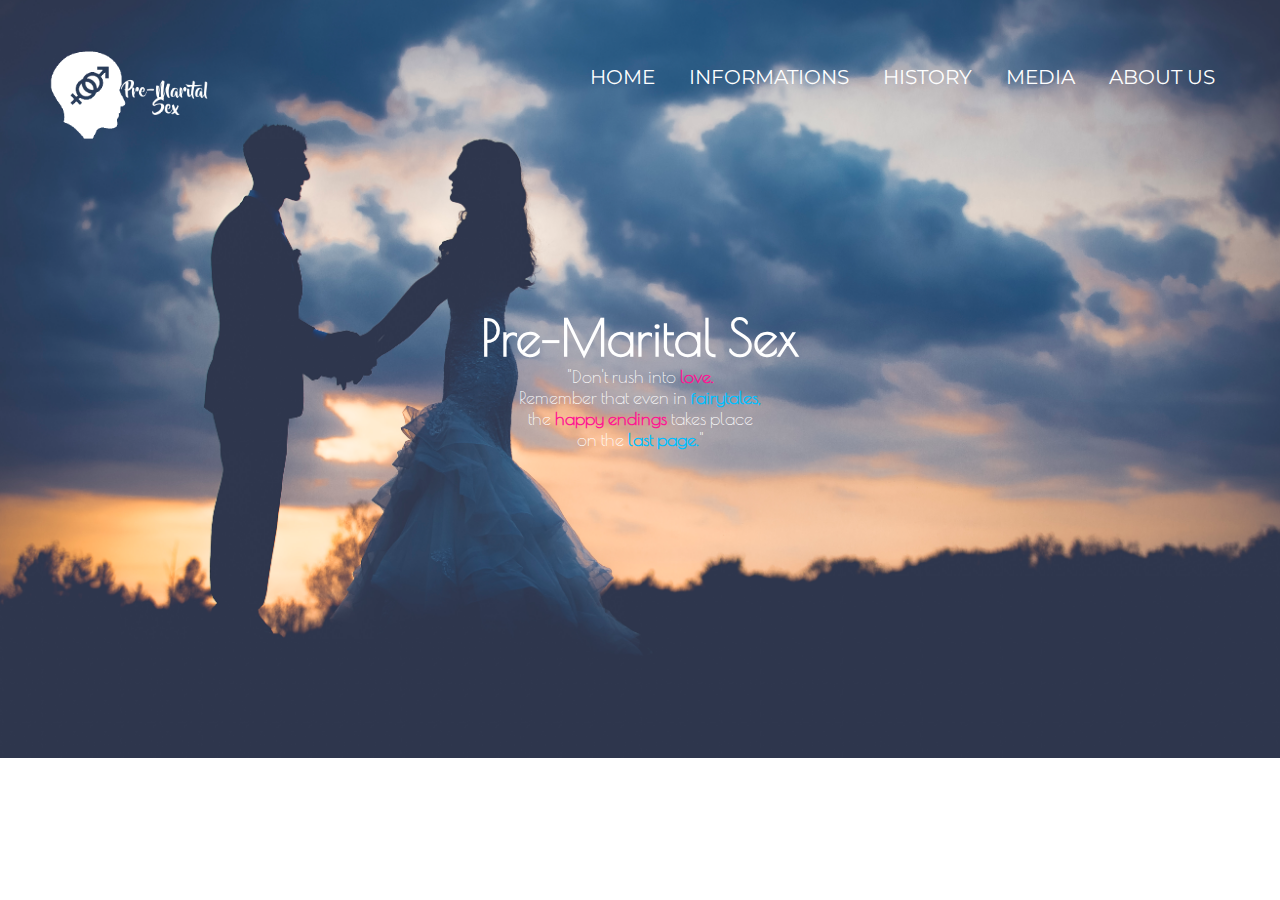
<file: index.html>
<!DOCTYPE html>
<html>
<head>
    <meta http-equiv="content-type" content="text/html"; charset="UTF-8" />
    <meta name="viewport" content="width=device-width,initial-scale=1.0" />
    <title>Pre-Marital Sex Awareness</title>
    <link rel="stylesheet" type="text/css" href="css/style.css">
    <link href="https://fonts.googleapis.com/css?family=Montserrat|Poiret+One" rel="stylesheet">

    <link rel="apple-touch-icon" sizes="180x180" href="favicon/apple-touch-icon.png">
    <link rel="icon" type="image/png" sizes="32x32" href="favicon/favicon-32x32.png">
    <link rel="icon" type="image/png" sizes="16x16" href="favicon/favicon-16x16.png">
    <link rel="manifest" href="favicon/manifest.json">
    <link rel="mask-icon" href="favicon/safari-pinned-tab.svg" color="#000000">
    <meta name="theme-color" content="#ffffff">
    
    
    <meta property="og:image" content="images/bg.jpg">
    <meta property="og:tile" content="Pre-marital Sex Awareness">
    <meta property="og:url" content="PreMaritalSex.github.io">
    <meta property="og:description" content="Don't rush into love. Remember that even in fairytales, the happy endings takes place on the last page.">
    
    
</head>
<body>
    
    
    
    <!--WEBSITE CREATED BY JOSIAH LOPEZ 12/26/17-->
    <!--HTML, CSS AND A LITTLE JAVASCRIPT AND JQUERY-->
    <!--SUBMITTED TO RANYLENE OLAYBAL-->
    <!--CTRL+SHIFT+/ to PUT MESSAGES-->
    <!--99% DONE-->
    
    
    
<button onclick="topFunction()" id="myBtn" title="Go to top">Back to Top</button> 
<div class="wrapper">
    <div class="slide">
        <div class="header">
            <img class="logo" src="images/logo.png" alt="Pre-Marital Sex" height="90px">
            <div class="menu">
                <ul>
                    <li><a href="index.html">Home</a></li>
                    <li class="dropdown">
                        <a class="dropdown-btn" href="about.html">Informations</a>
                        <div class="dropdown-menu color">
                            <a href="about.html#about">About Premarital Sex</a> 
                            <a href="about.html#data">Data About Premarital Sex</a> 
                            <a href="about.html#prev">Prevention</a>
                        </div>
                    </li>
                    <li><a href="history.html">History</a></li>
                    <li><a href="media.html">Media</a></li>
                    <li><a href="aboutus.html">About Us</a></li>
                </ul>
            </div>    
        </div>
        
        <div class="slideTitle">
            <h1>Pre-Marital Sex</h1>
            <p>"Don't rush into <span style="color: deeppink; font-weight: 800">love.</span><br> Remember that even in <span style="color: deepskyblue; font-weight: 800">fairytales,</span><br> the <span style="color: deeppink; font-weight: 800">happy endings</span> takes place<br> on the <span style="color: deepskyblue; font-weight: 800">last page.</span>"</p>
        </div>
    </div>
</div>

        
 <!--   <div class="content">
        <div class="content-title">
            <h2><a name="Contact Us">Contact Us</a></h2>
               <div class="border">
                  <span></span>
                  <span></span>
                  <span></span>
              </div>
        </div>
        
        <form class="contactform">
        <p> 
            
            <input type="text" class="txtfield" name="name" placeholder="Name">
            <input type="text" class="txtfield email" name="name" placeholder="Email">
            
        </p>
        <textarea cols="6" class="message" rows="6" placeholder="Message"></textarea>
        <input id="submit" type="submit" name="submit" value="Send" />
        </form>
    </div>
-->

</body>
</html>
</file>
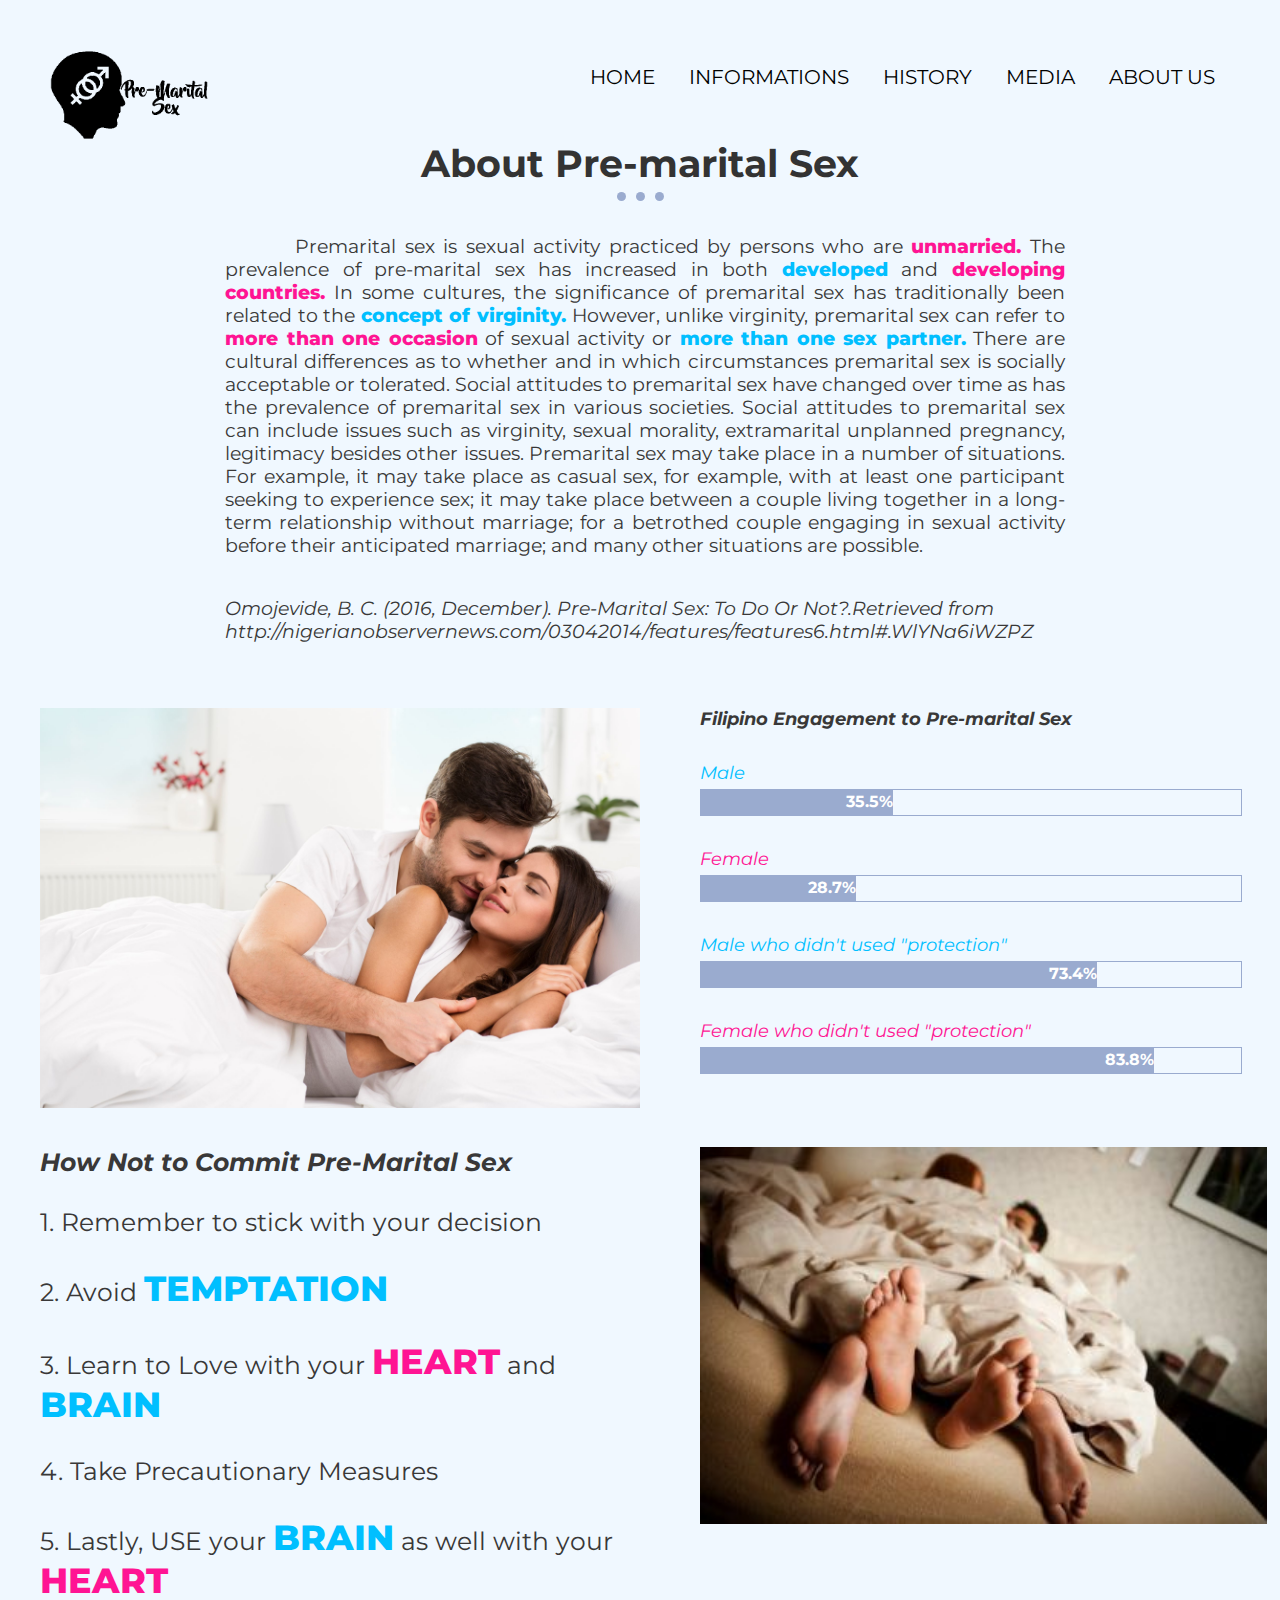
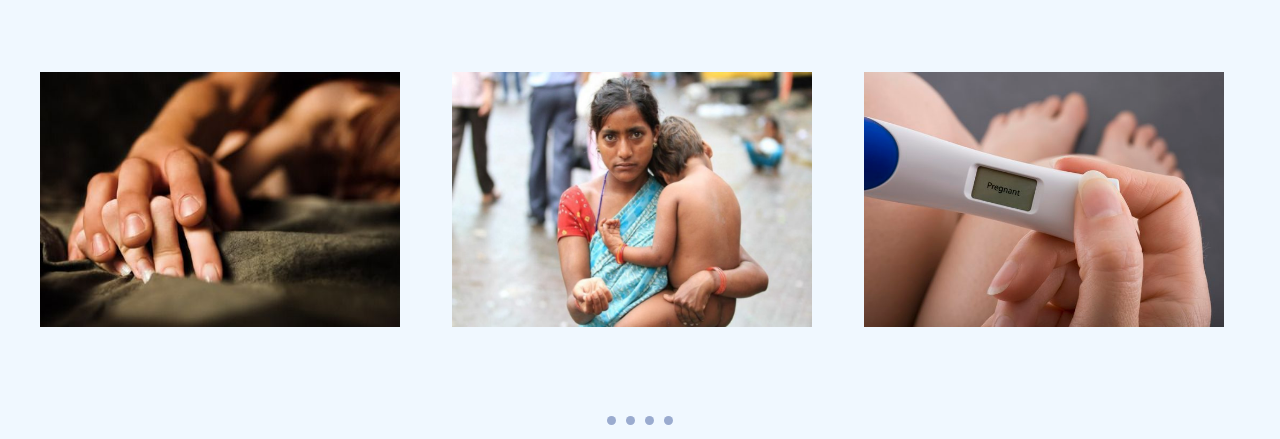
<file: about.html>
<!DOCTYPE html>
<html>
<head>
    <meta http-equiv="content-type" content="text/html"; charset="UTF-8" />
    <meta name="viewport" content="width=device-width,initial-scale=1.0" />
    <title>Pre-Marital Sex Awareness</title>
    <link rel="stylesheet" type="text/css" href="css/style.css">
    <link href="https://fonts.googleapis.com/css?family=Montserrat|Poiret+One" rel="stylesheet">

    <link rel="apple-touch-icon" sizes="180x180" href="favicon/apple-touch-icon.png">
    <link rel="icon" type="image/png" sizes="32x32" href="favicon/favicon-32x32.png">
    <link rel="icon" type="image/png" sizes="16x16" href="favicon/favicon-16x16.png">
    <link rel="manifest" href="favicon/manifest.json">
    <link rel="mask-icon" href="favicon/safari-pinned-tab.svg" color="#000000">
    <meta name="theme-color" content="#ffffff">
    
    <meta property="og:image" content="images/bg.jpg">
    <meta property="og:tile" content="Pre-marital Sex Awareness">
    <meta property="og:url" content="PreMaritalSex.github.io">
    <meta property="og:description" content="Don't rush into love. Remember that even in fairytales, the happy endings takes place on the last page.">
    
    
    
    
</head>
<body style="background-color: aliceblue">
    
    
    
    <!--WEBSITE CREATED BY JOSIAH LOPEZ 12/26/17-->
    <!--HTML, CSS AND A LITTLE JAVASCRIPT AND JQUERY-->
    <!--SUBMITTED TO RANYLENE OLAYBAL-->
    <!--CTRL+SHIFT+/ to PUT MESSAGES-->
    <!--99% DONE-->
    
    
    
<button onclick="topFunction()" id="myBtn" title="Go to top">Back to Top</button> 
<!--<div class="wrapper">
    <div class="slide">-->
        <div class="header-io">
            <img class="logo" src="images/logo-black.png" alt="Pre-Marital Sex" height="90px">
            <div class="menu-io">
                <ul>
                    <li><a href="index.html">Home</a></li>
                    <li class="dropdown">
                        <a class="dropdown-btn" href="about.html">Informations</a>
                        <div class="dropdown-menu">
                            <a href="about.html#about">About Premarital Sex</a> 
                            <a href="about.html#data">Data About Premarital Sex</a> 
                            <a href="about.html#prev">Prevention</a>
                        </div>
                    </li>
                    <li><a href="history.html">History</a></li>
                    <li><a href="media.html">Media</a></li>
                    <li><a href="aboutus.html">About Us</a></li>
                </ul>
            </div>    
        </div>
        
    <!--</div>
</div>-->

<div class="content">
    <div class="content-title">
        <h2><a name="About">About Pre-marital Sex</a></h2>
        <div class="border">
            <span></span>
            <span></span>
            <span></span>
        </div>
    </div>
    <p class="content-desc">
        Premarital sex is sexual activity practiced by persons who are <span style="color: deeppink; font-weight: 800">unmarried.</span> The prevalence of pre-marital sex has increased in both <span style="color: deepskyblue; font-weight: 800">developed</span> and <span style="color: deeppink; font-weight: 800">developing countries.</span> In some cultures, the significance of premarital sex has traditionally been related to the <span style="color: deepskyblue; font-weight: 800">concept of virginity.</span> However, unlike virginity, premarital sex can refer to <span style="color: deeppink; font-weight: 800">more than one occasion</span> of sexual activity or <span style="color: deepskyblue; font-weight: 800">more than one sex partner.</span> There are cultural differences as to whether and in which circumstances premarital sex is socially acceptable or tolerated. Social attitudes to premarital sex have changed over time as has the prevalence of premarital sex in various societies. Social attitudes to premarital sex can include issues such as virginity, sexual morality, extramarital unplanned pregnancy, legitimacy besides other issues. Premarital sex may take place in a number of situations. For example, it may take place as casual sex, for example, with at least one participant seeking to experience sex; it may take place between a couple living together in a long-term relationship without marriage; for a betrothed couple engaging in sexual activity before their anticipated marriage; and many other situations are possible.</p>
    <p class="content-desc-1"><i>Omojevide, B. C. (2016, December). Pre-Marital Sex: To Do Or Not?.Retrieved from http://nigerianobservernews.com/03042014/features/features6.html#.WlYNa6iWZPZ</i> </p>
    
    <div class="skill-section">
        <div class="skill-img">
            <img src="images/premarital-sex.jpg" width="500px" />
        </div>
        <div class="skill-content">
            <a name="data"><h3 class="skill-title"><i><b>Filipino Engagement to Pre-marital Sex</b></i></h3></a>
            <div class="skills">
                <i>Male</i>
                <span><abbr><h2 style="color: white; font-family: 'Montserrat', sans-serif; text-align: right; font-size: 100%; padding-top: 2px">35.5%</h2></abbr></span>
            </div>
            <div class="skills female">
                <i>Female</i>
                <span><abbr><h2 style="color: white; font-family: 'Montserrat', sans-serif; text-align: right; font-size: 100%; padding-top: 2px">28.7%</h2></abbr></span>
            </div>
            <div class="skills malewho">
                <i>Male who didn't used "protection"</i>
                <span><abbr><h2 style="color: white; font-family: 'Montserrat', sans-serif; text-align: right; font-size: 100%; padding-top: 2px">73.4%</h2></abbr></span>
            </div>
            <div class="skills femalewho">
                <i>Female who didn't used "protection"</i>
                <span><abbr><h2 style="color: white; font-family: 'Montserrat', sans-serif; text-align: right; font-size: 100%; padding-top: 2px">83.8%</h2></abbr></span>
            </div>
        </div>
        <div class="about-content">
            <div class="about-desc">
                <a name="prev"><p><b><i>How Not to Commit Pre-Marital Sex</i></b></p></a><br>
              <!--  <p style="text-align:justify">Sexual intercourse is one of the most amazing experiences of life. It is a great tool that bonds couples. Powerful as sexual intimacy may be, though, it also has serious destructive capacity. The destructive impact of sexual intercourse is prominent in the realm of premarital sex.  Casual daters may feel all right to have sex even on the first date. But for those who are looking for a meaningful relationship that is lasting, premarital sex is starting your relationship off on the wrong footing and faulty foundation.<br><br>

Many dating partners have tried to grow their relationship on the wrong notion that sexual intercourse is love.  Nothing can be further from the truth.  Love is as far apart from sexual intercourse as love and hate is opposite of each other.  You do not need love to get sex and you do not need sex to get love.  Many gullible girls and sometimes boys have been cajoled, intimidated or deceived into believing that sexual intercourse is the same as love. Sexual intercourse and premarital sex is even called love-making. It may interest you to know that sexual intercourse is not even a sign of love.</p> <br><i> Nmeribe, F. (2010, March). Reasons to Avoid Premarital Sex.Retrieved from http://ezinearticles.com/?Reasons-to-Avoid-Premarital-Sex&id=4867946</i><br><br>-->
                
                
        <p>1. Remember to stick with your decision<br><br>
            2. Avoid <span style="color: deepskyblue; font-weight: 800; font-size: 35px">TEMPTATION</span><br><br>
            3. Learn to Love with your <span style="color: deeppink; font-weight: 800; font-size: 35px">HEART</span> and <span style="color: deepskyblue; font-weight: 800; font-size: 35px">BRAIN</span><br><br>
            4. Take Precautionary Measures<br><br>
            5. Lastly, USE your <span style="color: deepskyblue; font-weight: 800; font-size: 35px">BRAIN</span> as well with your <span style="color: deeppink; font-weight: 800; font-size: 35px">HEART</span></p>

            
            
            </div>
             <div class="about-img">
                <img src="images/skill.jpg" width="105%" />
            </div>

        </div>
        <div class="desk-img">
            <c>
            <img src="images/desk2.jpg" width="500" height="255" />
            <img class="desk3img" src="images/desk3.jpg" width="500" height="255" />
            <img src="images/desk4.jpg" width="500" height="255" />
            </c>
        </div>
    </div>
    
    
    
    
    
    
    
    
    
    
    
    
    
    
    
    
    
    
    
    
    <div class="content-title">
        <div class="border">
            <span></span>
            <span></span>
            <span></span>
            <span></span>
        </div>
    </div>
    
   
</div>
<script src="js/main.js"></script>
</file>
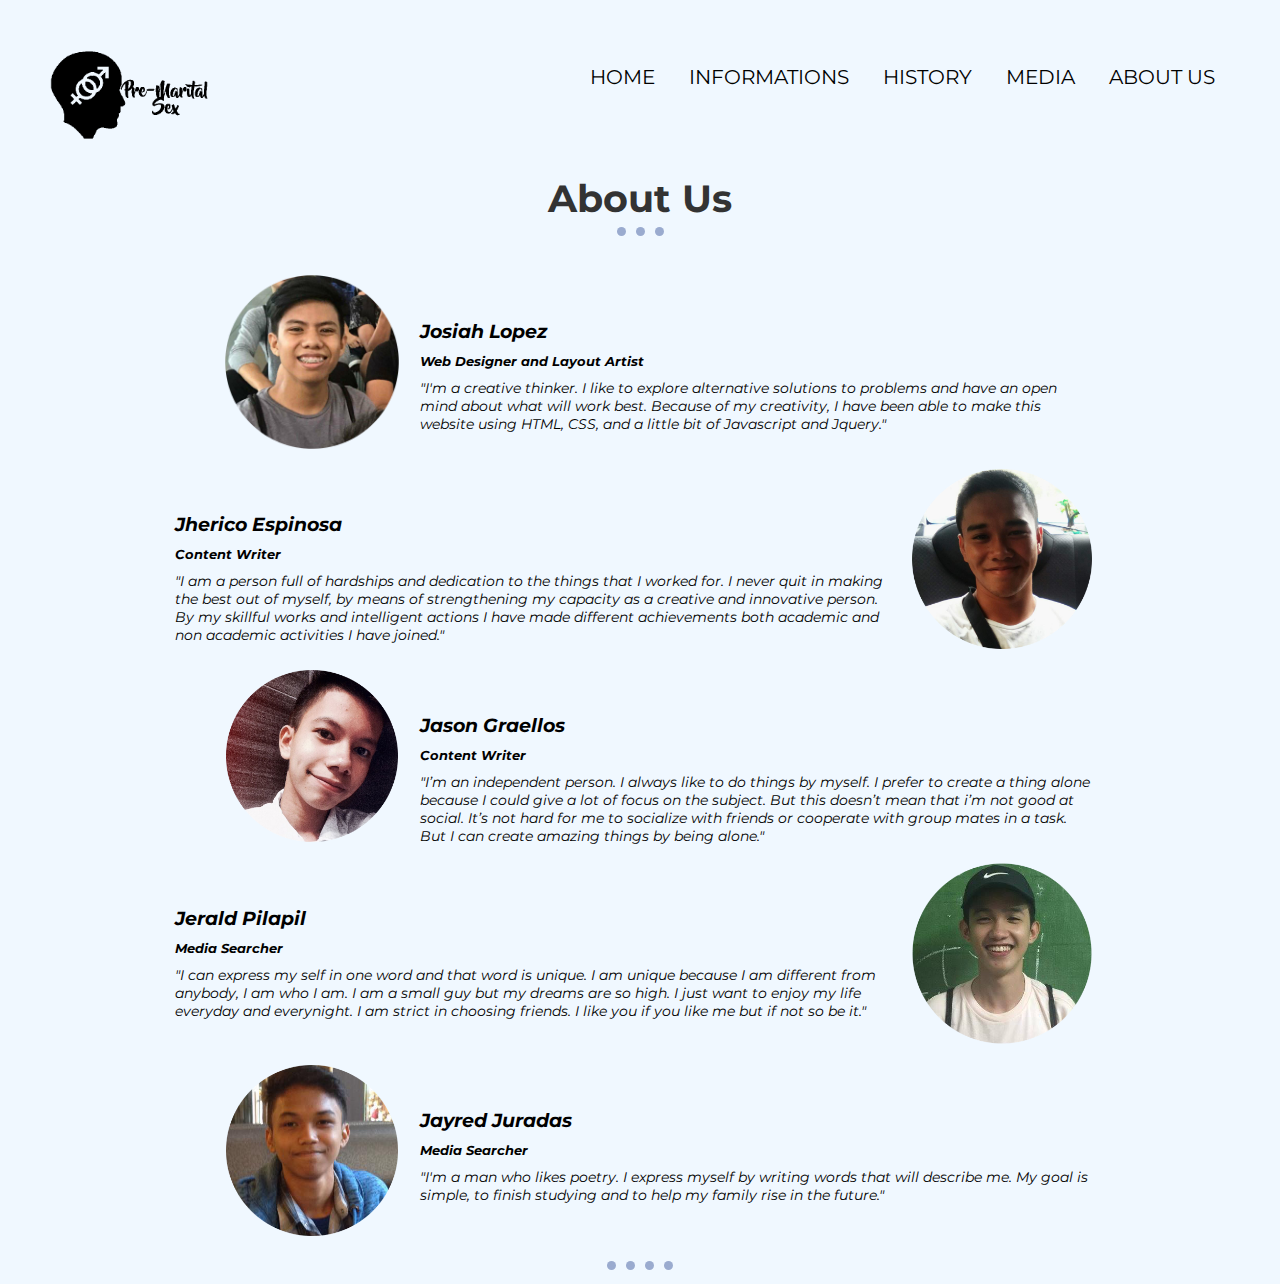
<file: aboutus.html>
<!DOCTYPE html>
<html>
<head>
    <meta http-equiv="content-type" content="text/html"; charset="UTF-8" />
    <meta name="viewport" content="width=device-width,initial-scale=1.0" />
    <title>Pre-Marital Sex Awareness</title>
    <link rel="stylesheet" type="text/css" href="css/style.css">
    <link href="https://fonts.googleapis.com/css?family=Montserrat|Poiret+One" rel="stylesheet">

    <link rel="apple-touch-icon" sizes="180x180" href="favicon/apple-touch-icon.png">
    <link rel="icon" type="image/png" sizes="32x32" href="favicon/favicon-32x32.png">
    <link rel="icon" type="image/png" sizes="16x16" href="favicon/favicon-16x16.png">
    <link rel="manifest" href="favicon/manifest.json">
    <link rel="mask-icon" href="favicon/safari-pinned-tab.svg" color="#000000">
    <meta name="theme-color" content="#ffffff">
    
    
    
    <meta property="og:image" content="images/bg.jpg">
    <meta property="og:tile" content="Pre-marital Sex Awareness">
    <meta property="og:url" content="PreMaritalSex.github.io">
    <meta property="og:description" content="Don't rush into love. Remember that even in fairytales, the happy endings takes place on the last page.">
    
    
</head>
<body style="background-color: aliceblue">
    
    
    
    <!--WEBSITE CREATED BY JOSIAH LOPEZ 12/26/17-->
    <!--HTML, CSS AND A LITTLE JAVASCRIPT AND JQUERY-->
    <!--SUBMITTED TO RANYLENE OLAYBAL-->
    <!--CTRL+SHIFT+/ to PUT MESSAGES-->
    <!--99% DONE-->
    
    
    
<button onclick="topFunction()" id="myBtn" title="Go to top">Back to Top</button> 
<!--<div class="wrapper">
    <div class="slide">-->
        <div class="header-io">
            <img class="logo" src="images/logo-black.png" alt="Pre-Marital Sex" height="90px">
            <div class="menu-io">
                <ul>
                    <li><a href="index.html">Home</a></li>
                    <li class="dropdown">
                        <a class="dropdown-btn" href="about.html">Informations</a>
                        <div class="dropdown-menu">
                            <a href="about.html#about">About Premarital Sex</a> 
                            <a href="about.html#data">Data About Premarital Sex</a> 
                            <a href="about.html#prev">Prevention</a>
                        </div>
                    </li>
                    <li><a href="history.html">History</a></li>
                    <li><a href="media.html">Media</a></li>
                    <li><a href="aboutus.html">About Us</a></li>
                </ul>
            </div>    
        </div>
        
    <!--</div>
</div>-->

  <div class="content ourteam">
        <div class="content-title">
            <h2><a name="About Us">About Us</a></h2>
               <div class="border">
                  <span></span>
                  <span></span>
                  <span></span>
              </div>
        </div>
        
        <div class="tm">
            <div class="students josiah">
                <div class="students-image">
                    <img src="images/team1.png" width="200px">
                </div>
                <div class="students-detail">
                    <h3><i>Josiah Lopez</i></h3>
                    <h5><i>Web Designer and Layout Artist</i></h5>
                    <p><i>"I'm a creative thinker. I like to explore alternative solutions to problems and have an open mind about what will work best. Because of my creativity, I have been able to make this website using HTML, CSS, and a little bit of Javascript and Jquery."</i></p>
                </div>
            </div>
            
             <div class="students">
                <div class="students-detail jherico">
                    <h3><i>Jherico Espinosa</i></h3>
                    <h5><i>Content Writer</i></h5>
                    <p><i>"I am a person full of hardships and dedication to the things that I worked for. I never quit in making the best out of myself, by means of strengthening my capacity as a creative and innovative person. By my skillful works and intelligent actions I have made different achievements both academic and non academic activities I have joined."</i></p>
                </div>
                <div class="students-image">
                    <img src="images/team2.png" width="200px">
                </div>
            </div>
            
            <div class="students josiah">
                <div class="students-image">
                    <img src="images/team3.png" width="200px">
                </div>
                <div class="students-detail">
                    <h3><i>Jason Graellos</i></h3>
                    <h5><i>Content Writer</i></h5>
                    <p><i>"I’m an independent person. I always like to do things by myself. I prefer to create a thing alone because I could give a lot of focus on the subject. But this doesn’t mean that i’m not good at social. It’s not hard for me to socialize with friends or cooperate with group mates in a task. But I can create amazing things by being alone."</i></p>
                </div>
            </div>
            
            <div class="students">
                <div class="students-detail jherico">
                    <h3><i>Jerald Pilapil</i></h3>
                    <h5><i>Media Searcher</i></h5>
                    <p><i>"I can express my self in one word and that word is unique. I am unique because I am different from anybody, I am who I am. I am a small guy but my dreams are so high. I just want to enjoy my life everyday and everynight. I am strict in choosing friends. I like you if you like me but if not so be it."</i></p>
                </div>
                <div class="students-image">
                    <img src="images/team4.png" width="200px">
                </div>
            </div>
            
            <div class="students josiah">
                <div class="students-image">
                    <img src="images/team5.png" width="200px">
                </div>
                <div class="students-detail">
                    <h3><i>Jayred Juradas</i></h3>
                    <h5><i>Media Searcher</i></h5>
                    <p><i>"I'm a man who likes poetry. I express myself by writing words that will describe me. My goal is simple, to finish studying and to help my family rise in the future."</i></p>
                </div>
            </div>
        </div>
    
    
    
    <div class="content-title">
        <div class="border">
            <span></span>
            <span></span>
            <span></span>
            <span></span>
        </div>
    </div>
<script src="js/main.js"></script>    
    
</div>
</file>
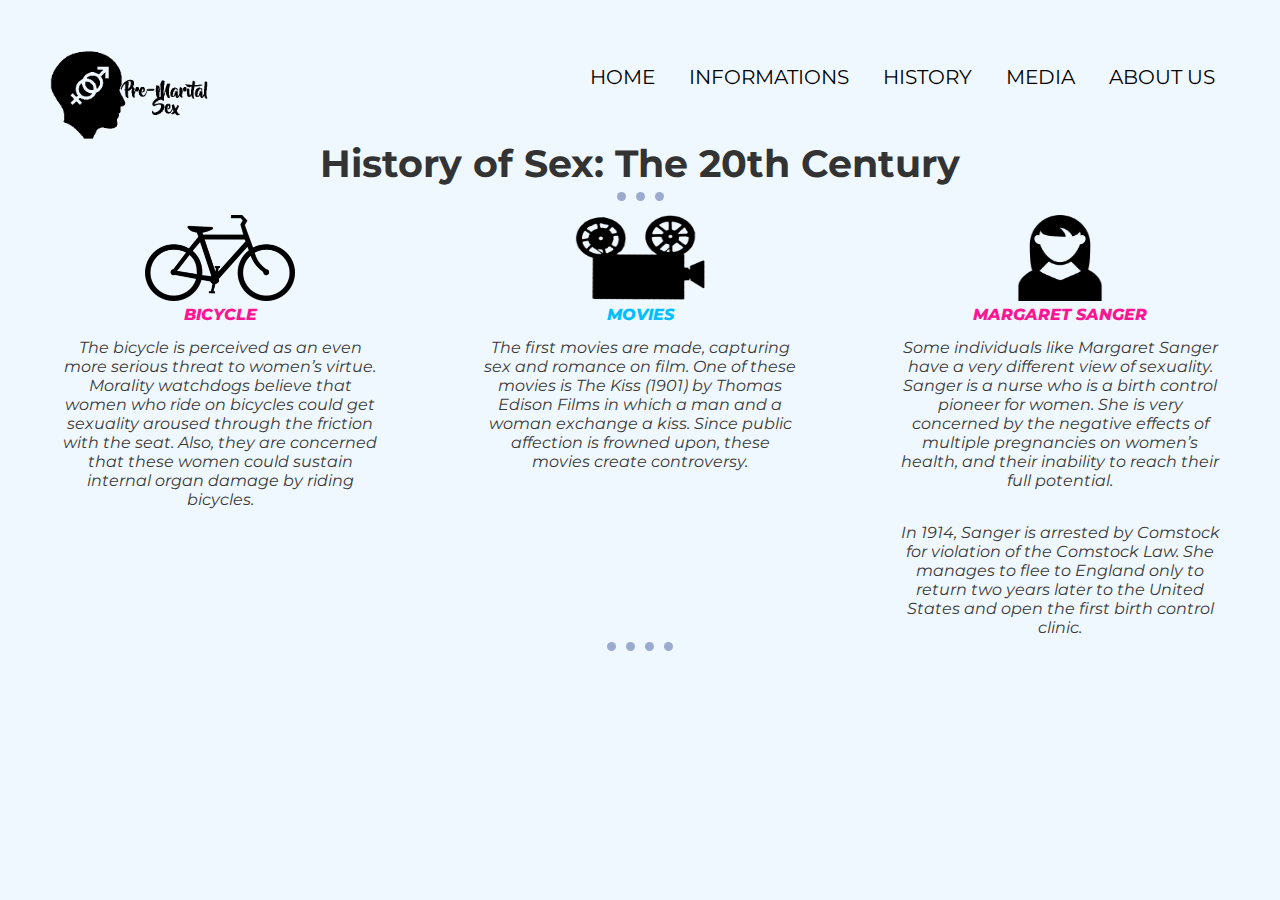
<file: history.html>
<!DOCTYPE html>
<html>
<head>
    <meta http-equiv="content-type" content="text/html"; charset="UTF-8" />
    <meta name="viewport" content="width=device-width,initial-scale=1.0" />
    <title>Pre-Marital Sex Awareness</title>
    <link rel="stylesheet" type="text/css" href="css/style.css">
    <link href="https://fonts.googleapis.com/css?family=Montserrat|Poiret+One" rel="stylesheet">

    <link rel="apple-touch-icon" sizes="180x180" href="favicon/apple-touch-icon.png">
    <link rel="icon" type="image/png" sizes="32x32" href="favicon/favicon-32x32.png">
    <link rel="icon" type="image/png" sizes="16x16" href="favicon/favicon-16x16.png">
    <link rel="manifest" href="favicon/manifest.json">
    <link rel="mask-icon" href="favicon/safari-pinned-tab.svg" color="#000000">
    <meta name="theme-color" content="#ffffff">
    
    
    <meta property="og:image" content="images/bg.jpg">
    <meta property="og:tile" content="Pre-marital Sex Awareness">
    <meta property="og:url" content="PreMaritalSex.github.io">
    <meta property="og:description" content="Don't rush into love. Remember that even in fairytales, the happy endings takes place on the last page.">
    
    
    
</head>
<body style="background-color: aliceblue">
    
    
    
    <!--WEBSITE CREATED BY JOSIAH LOPEZ 12/26/17-->
    <!--HTML, CSS AND A LITTLE JAVASCRIPT AND JQUERY-->
    <!--SUBMITTED TO RANYLENE OLAYBAL-->
    <!--CTRL+SHIFT+/ to PUT MESSAGES-->
    <!--99% DONE-->
    
    
    
<button onclick="topFunction()" id="myBtn" title="Go to top">Back to Top</button> 
<!--<div class="wrapper">
    <div class="slide">-->
        <div class="header-io">
            <img class="logo" src="images/logo-black.png" alt="Pre-Marital Sex" height="90px">
            <div class="menu-io">
                <ul>
                    <li><a href="index.html">Home</a></li>
                    <li class="dropdown">
                        <a class="dropdown-btn" href="about.html">Informations</a>
                        <div class="dropdown-menu">
                            <a href="about.html#about">About Premarital Sex</a> 
                            <a href="about.html#data">Data About Premarital Sex</a> 
                            <a href="about.html#prev">Prevention</a>
                        </div>
                    </li>
                    <li><a href="history.html">History</a></li>
                    <li><a href="media.html">Media</a></li>
                    <li><a href="aboutus.html">About Us</a></li>
                </ul>
            </div>    
        </div>
        
    <!--</div>
</div>-->

  <div class="content">
      <div>
        <div class="content-title">
            <h2><a name="History">History of Sex: The 20th Century</a></h2>
            <div class="border">
                <span></span>
                <span></span>
                <span></span>
            </div>
        </div>
        <div class="clearfix"></div>
        <div class="column col1">
            <img src="images/icon1.png" width="150px" height="86px" />
            <h4><i><span style="color: deeppink; font-weight: 800">BICYCLE</span></i></h4>
            <p><i>The bicycle is perceived as an even more serious threat to women’s virtue. Morality watchdogs believe that women who ride on bicycles could get sexuality aroused through the friction with the seat. Also, they are concerned that these women could sustain internal organ damage by riding bicycles.</i></p>
        </div>
        <div class="column col2">
            <img src="images/icon2.png" width="130px" height="86px" />
            <h4><i><span style="color: deepskyblue; font-weight: 800">MOVIES</span></i></h4>
            <p><i>The first movies are made, capturing sex and romance on film. One of these movies is The Kiss (1901) by Thomas Edison Films in which a man and a woman exchange a kiss. Since public affection is frowned upon, these movies create controversy.</i></p>
        </div>
        <div class="column col3">
            <img src="images/icon3.png" width="110px" height="86px" />
            <h4><i><span style="color: deeppink; font-weight: 800">MARGARET SANGER</span></i></h4>
            <p><i>Some individuals like Margaret Sanger have a very different view of sexuality. Sanger is a nurse who is a birth control pioneer for women. She is very concerned by the negative effects of multiple pregnancies on women’s health, and their inability to reach their full potential.</p><br>

            <p>In 1914, Sanger is arrested by Comstock for violation of the Comstock Law. She manages to flee to England only to return two years later to the United States and open the first birth control clinic.</i></p>
        </div>
    </div>

    <div class="content-title">
        <div class="border">
            <span></span>
            <span></span>
            <span></span>
            <span></span>
        </div>
    </div>
    
<script src="js/main.js"></script>    
</div>
</file>
<file: css/style.css>
#myBtn {
    display: none;
    position: fixed;
    bottom: 20px;
    right: 30px;
    z-index: 99;
    border: none;
    outline: none;
    background-color: #2E3955;
    color: #fff;
    cursor: pointer;
    padding: 10px;
    border-radius: 2px;
}

#myBtn:hover {
    background-color: #555; /* Add a dark-grey background on hover */
}

*{
    padding: 0;
    margin: 0;
}

.wrapper{
    width: 100%;
    height: 100%;
    min-height: 300px;
    padding: 0 0px; 
}

.slide{
    width: 100%;
    height: 758px;
    position: relative;
    background-image: url(../images/bg.jpg);
    background-size: 100%;
    background-repeat: no-repeat;
    background-position: center center;
}

.header{
    position: relative;
    padding: 50px 50px;
}

.header-io{
    padding: 50px 50px;
}

.header-io .logo{
    float: left;
}

.header-io .menu-io{
    float: right;
}

.menu-io ul li{
    list-style: none;
    display: inline-block;
}

.menu-io ul li a{
    display: block;
    padding: 15px;
    color: black;
    text-decoration: none;
    font-size:20px;
    text-transform: uppercase;
    font-family: 'Montserrat', sans-serif;
}






li a:hover, .dropdown:hover .dropdown-btn {
	background-color: cornflowerblue;
}

li.dropdown {
	display: inline-block;
}
 
.dropdown-menu {
	display: none;
    background-color: #f5f5f5;
    opacity: 0.95;
	position: absolute;
	min-width: 160px;
}

.dropdown-menu.yeah {
    position: absolute;
}
 
.dropdown-menu a {
	color: grey;
	padding: 12px 16px;
	text-decoration: none;
	display: block;
	text-align: left;
}

.dropdown-menu.color{
    background-color: #254263;
}
 
.dropdown-menu a:hover {
	background-color: #9aabcf;
}
 
.dropdown:hover .dropdown-menu {
	display: block;
}







.header .logo{
    float: left;
}

.header .menu{
    float: right;
}

.menu ul li{
    list-style: none;
    display: inline-block;
}

.menu ul li a{
    display: block;
    padding: 15px;
    color: white;
    text-decoration: none;
    font-size:20px;
    text-transform: uppercase;
    font-family: 'Montserrat', sans-serif;
}

.slideTitle{
    position: absolute;
    top: 50%;
    left: 50%;
    transform: translate(-50%, -50%);
    color: white;
    font-family: 'Poiret One', cursive;
}

.slideTitle h1{
    font-size: 50px;
    text-align: center;
}

.slideTitle p{
    font-size: 18px;
    padding: 0 80px;
    text-align: center;
}

.content{
    padding: 0 40px;
}

.content-title{
    display: inline-block;
    width: 100%;
    text-align: center;
    padding: 0px 0;
    float: left;
    padding-bottom: 10px;
}

.content-title.media{
    padding-bottom: 20px;
}

.content-title h2{
    font-size: 38px;
    font-family: 'Montserrat', sans-serif;
    color: #333333;
}

.border span{
    width: 9px;
    height: 9px;
    margin: 0 3px;
    background-color: #9aabcf;
    border-radius: 100px;
    display: inline-block;
}

p.content-desc{
    font-size: 19px;
    color: #393838;
    padding: 20px 5px;
    width: 70%;
    margin-left: 15%;
    /*text-align: center;*/
    display: inline-block;
    float: left;
    font-family: 'Montserrat', sans-serif;
    text-align: justify;
    text-indent: 70px;
}

p.content-desc-1{
    font-size: 19px;
    color: #393838;
    padding: 20px 5px;
    width: 70%;
    margin-left: 15%;
    /*text-align: center;*/
    display: inline-block;
    float: left;
    font-family: 'Montserrat', sans-serif;
    text-align: left;
    text-indent: 0px;
}

.skill-section{
    display: inline-block;
    width: 100%;
    float: left;
    padding: 45px 0;
}

.skill-img{
    width: 50%;
    float: left;
}

.skill-img img{
    width: 100%;
}

.skill-content{
    width: 45%;
    float: right;
}

h3.skill-title{
    font-size: 18px;
    font-family: 'Montserrat', sans-serif;
    color: #393838;
    font-weight: 500;
    float: left;
    width: 100%;
}

.skills{
    width: 100%;
    float: left;
    padding-top: 32px;
}

.skills i{
    color:#393838;
    font-family: 'Montserrat', sans-serif;
    clear: both;
    float: left;
    color: deepskyblue;
    font-size: 18px;
}

.skills.female i{
    color: deeppink;
}

.skills.femalewho i{
    color: deeppink;
}

.skills span{
    width: 100%;
    height: 25px;
    margin-top: 5px;
    border: 1px solid #9aabcf;
    display: inline-block;
    float: left;
}

.skills span abbr{
    width: 35.5%;
    height: 25px;
    background-color: #9aabcf;
    display: inline-block;
}

.skills.female span abbr{
    width: 28.7%;
}

.skills.malewho span abbr{
    width: 73.4%;
}

.skills.femalewho span abbr{
    width: 83.8%;
}

.about-content, .desk-img{
    width: 100%;
    float: left;
    display: inline-block;
    font-family: 'Montserrat', sans-serif;
    color: #393838;
    padding: 35px 0;
}

.about-desc{
    width: 50%;
    float: left;
    display: inline-block;
    font-size: 25px;
}

.about-desc2{
    width: 80%;
    display: inline;
    align-content: center;
}

.about-desc p{
    padding-bottom: 0;
}

.about-img{
    width: 45%;
    float: right;
    display: inline-block;
}

.desk-img img{
    width: 30%;
}

.desk-img img.desk3img{
    margin: 0 4%;
}

.clearfix{
    
}

.column{
    width: 30%;
    display: inline-block;
    float: left;
    text-align: center;
    color: #393838;
    font-family: 'Montserrat', sans-serif;
    padding: 0 20px;
    box-sizing: border-box;
}

.column.col2{
    margin: 0 5%;
}

.column.col3{
    float: right;
}

.column p{
    padding-top: 14px;
    font-size: 16px;
}

.content.ourteam{
    padding-top: 35px;
    clear: left;
}

.tm,.students{
    display: inline-block;
    width: 100%;
    float: left;
    box-sizing: border-box;
    font-family: 'Montserrat', sans-serif;
    padding: 25px 15px 0;
    padding-left: 100px;
}

.students{
    padding: 0 35px 15px;
}

.students.josiah{
    padding-left: 85px;
}

.students-image{
    width: 15%;
    float: left;
}

.students-image img{
    width: 120%;
}

.students-detail{
    width: 70%;
    float: left;
    padding-left: 50px;
    padding-top: 45px;
}

.students-detail h3{
    padding-bottom: 10px;
}

.students-detail h5{
    padding-bottom: 10px;
}

.students-detail p{
    font-weight: normal;
    font-size: 14px;
}

.students-detail.jherico{
    padding-left: 0px;
    padding-right: 25px;
}

/*.porfolio{
    padding: 0 15px;
}

.portfolio img{
    margin: 28px;
}*/

.slideshow-container{
    width: 600px;
    position: relative;
    margin: auto;
}

.slides{
    display: none;
}

.prev,.next{
    position: absolute;
    bottom: 45%;
    color: #f2f2f2;
    font-weight: bold;
    padding: 10px 10px;
    font-size: 18px;
    border-radius: 0 3px 3px 0;
    cursor: pointer;
}

.next{
    border-radius: 3px 0 0 3px;
    right: 0;
}

.prev:hover,.next:hover{
    background: rgba(0,0,0,0.8);
}

.dots{
    width: 4px;
    height: 4px;
    display: inline-block;
    background: gray;
    padding: 5px;
    border-radius: 50%;
    cursor: pointer;
}

.fade{
    animation-name: fade;
    animation-duration: 1.5s;
}

@keyframes fade{
    from{opacity: 0.4}
    to{opacity: 1}
}

.active,.dots:hover{
    background-color: #333;
}

form.contactform{
    padding: 0 45px 15px;
}

.txtfield{
    width: 48%;
    height: 35px;
    padding: 0 5px;
    font-size: 16px;
    font-style: italic;
}

.txtfield,.message{
    border: 1px solid #333333;
    font-family: 'Montserrat', sans-serif;
}

#submit{
    font-family: 'Montserrat', sans-serif;
    background-color: #9aabcf;
    width: 150px;
    height: 35px;
    border: 1px solid;
    color: #ffffff;
    margin-top: 5px;
    font-size: 15px;
    font-style: italic;
}

.txtfield.email{
    float: right;
}

.message{
    width: 100%;
    padding: 5px;
    box-sizing: border-box;
    margin-top: 15px;
    font-style: italic;
    font-size: 15px;
}
</file>
